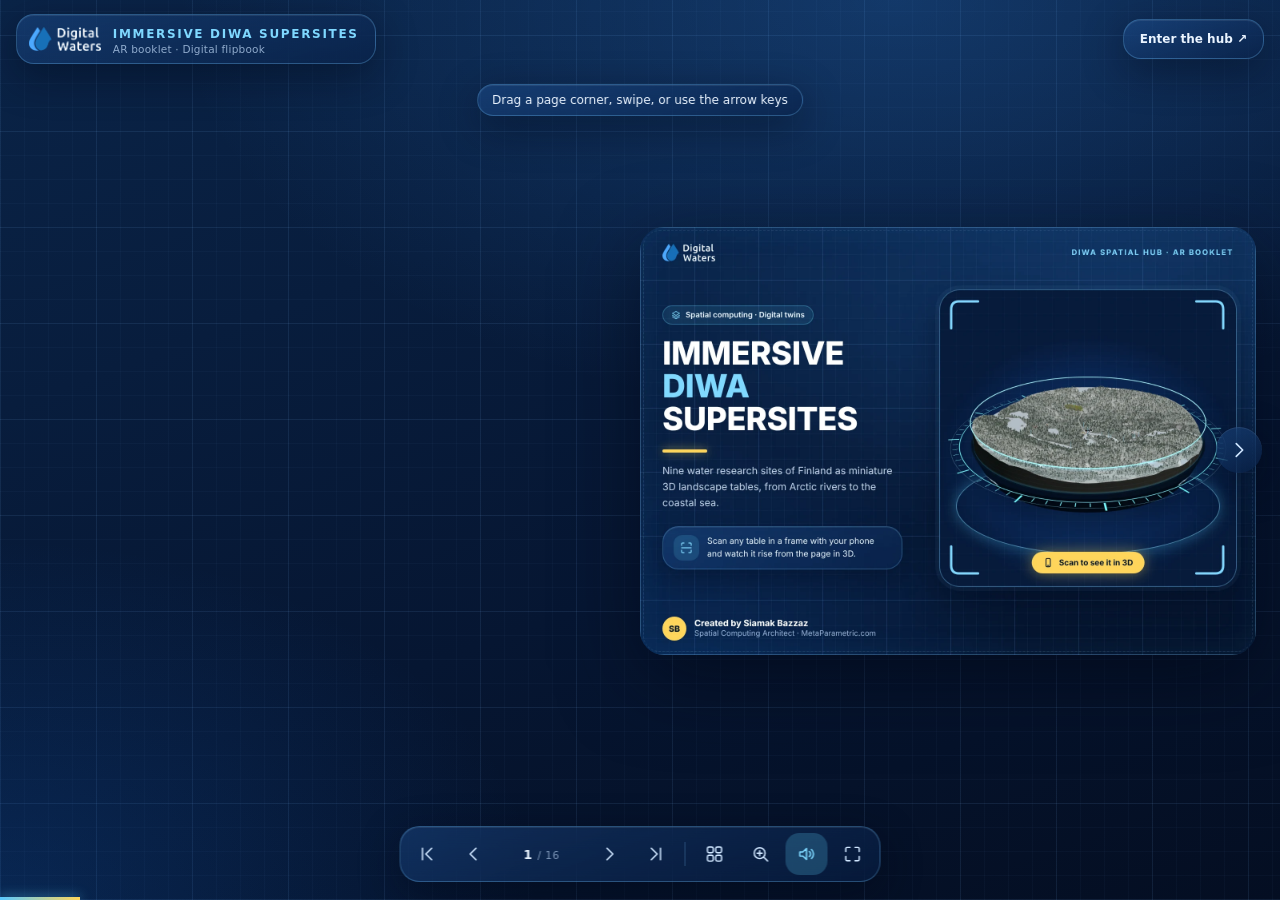
<file: flipbook/index.html>
<!doctype html>
<html lang="en">
<head>
<meta charset="utf-8">
<meta name="viewport" content="width=device-width,initial-scale=1,viewport-fit=cover">
<title>Immersive DIWA Supersites · Flipbook</title>
<meta name="description" content="Immersive DIWA Supersites: the AR booklet of the DIWA Spatial Hub as a digital flipbook.">
<link rel="icon" href="logo.png">
<link rel="preload" as="image" href="p01.webp">
<style>
*{box-sizing:border-box}
html,body{margin:0;height:100%;overflow:hidden}
body{font-family:Inter,system-ui,-apple-system,Segoe UI,sans-serif;color:#eaf4ff;-webkit-font-smoothing:antialiased;
 background:radial-gradient(1200px 700px at 70% 0%,rgba(56,150,255,.22),transparent 60%),radial-gradient(900px 600px at 0% 100%,rgba(20,110,220,.2),transparent 60%),
 repeating-linear-gradient(0deg,rgba(130,190,255,.07) 0 1px,transparent 1px 96px),repeating-linear-gradient(90deg,rgba(130,190,255,.07) 0 1px,transparent 1px 96px),
 repeating-linear-gradient(0deg,rgba(130,190,255,.03) 0 1px,transparent 1px 24px),repeating-linear-gradient(90deg,rgba(130,190,255,.03) 0 1px,transparent 1px 24px),
 linear-gradient(160deg,#0a2448,#061632 60%,#040e22)}
button{font:inherit;color:inherit}
.glass{background:linear-gradient(160deg,rgba(40,100,180,.32),rgba(8,32,72,.55));border:1px solid rgba(120,200,255,.28);backdrop-filter:blur(14px);-webkit-backdrop-filter:blur(14px);box-shadow:inset 0 1px 0 rgba(255,255,255,.08),0 12px 40px rgba(0,8,25,.45)}
#top{position:fixed;left:16px;right:16px;top:14px;display:flex;align-items:center;justify-content:space-between;gap:12px;z-index:5;pointer-events:none}
#top>*{pointer-events:auto}
.brand{display:flex;align-items:center;gap:12px;padding:8px 16px 8px 12px;border-radius:18px}
.brand img{height:24px}
.brand b{font-size:12px;letter-spacing:.14em;text-transform:uppercase;color:#7fd8ff;font-weight:700}
.brand span{display:block;font-size:10.5px;color:rgba(200,225,255,.7);letter-spacing:.02em;margin-top:1px}
#stage{position:fixed;inset:78px 24px 96px;display:flex;align-items:center;justify-content:center;transition:transform .5s cubic-bezier(.2,.8,.2,1)}
#wrap{position:relative;width:100%;height:100%;display:flex;align-items:center;justify-content:center}
#book{filter:drop-shadow(0 24px 40px rgba(0,6,20,.55))}
.page{background:transparent;overflow:hidden;border-radius:24px}
.page img.pi{width:100%;height:100%;display:block;user-select:none;-webkit-user-drag:none}
.hs{position:absolute;display:block;border-radius:14px;transition:background .25s,box-shadow .25s}
.hs:hover{background:rgba(95,212,255,.08);box-shadow:0 0 0 2px rgba(127,216,255,.7),0 0 24px rgba(95,212,255,.45)}
.hs.d3::after{content:"Open in 3D ↗";position:absolute;right:10px;top:10px;padding:5px 10px;border-radius:99px;font-size:11px;font-weight:700;color:#06162e;background:#ffd65a;opacity:0;transform:translateY(-4px);transition:.25s}
.hs.d3:hover::after{opacity:1;transform:none}
#bar{position:fixed;left:50%;bottom:18px;transform:translateX(-50%);display:flex;align-items:center;gap:4px;padding:6px;border-radius:20px;z-index:5}
#bar button{width:42px;height:42px;border:0;border-radius:14px;background:transparent;display:flex;align-items:center;justify-content:center;cursor:pointer;transition:background .2s,color .2s;color:#cfe6ff}
#bar button:hover{background:rgba(95,212,255,.16);color:#fff}
#bar button.on{background:rgba(95,212,255,.22);color:#7fd8ff}
#bar .sep{width:1px;height:24px;background:rgba(120,200,255,.25);margin:0 4px}
#count{min-width:86px;text-align:center;font-size:12.5px;font-weight:600;letter-spacing:.04em;font-variant-numeric:tabular-nums}
#count small{color:rgba(200,225,255,.6);font-weight:500}
#prog{position:fixed;left:0;bottom:0;height:3px;background:linear-gradient(90deg,#59c8ff,#ffd65a);box-shadow:0 0 12px rgba(95,212,255,.8);transition:width .6s cubic-bezier(.2,.8,.2,1);z-index:6}
.nav{position:fixed;top:50%;width:46px;height:46px;margin-top:-23px;border-radius:50%;border:0;display:flex;align-items:center;justify-content:center;cursor:pointer;z-index:4;color:#cfe6ff;transition:transform .2s,opacity .3s}
.nav:hover{transform:scale(1.08);color:#fff}
#prevB{left:18px}#nextB{right:18px}
.nav[disabled]{opacity:0;pointer-events:none}
#thumbs{position:fixed;left:16px;right:16px;bottom:84px;padding:12px;border-radius:22px;display:flex;gap:10px;overflow-x:auto;z-index:6;opacity:0;transform:translateY(16px);pointer-events:none;transition:.35s cubic-bezier(.2,.8,.2,1);scrollbar-width:thin}
#thumbs.on{opacity:1;transform:none;pointer-events:auto}
#thumbs button{flex:none;border:0;padding:0;background:none;cursor:pointer;text-align:center}
#thumbs img{display:block;width:132px;height:92px;border-radius:9px;border:1px solid rgba(120,200,255,.25);transition:.2s}
#thumbs button:hover img{border-color:#7fd8ff;transform:translateY(-2px)}
#thumbs button.cur img{border-color:#ffd65a;box-shadow:0 0 0 2px rgba(255,214,90,.5)}
#thumbs span{display:block;font-size:10px;margin-top:5px;color:rgba(200,225,255,.75)}
#hint{position:fixed;left:50%;top:84px;transform:translateX(-50%);padding:8px 14px;border-radius:99px;font-size:12px;z-index:5;transition:opacity .6s;white-space:nowrap}
#load{position:fixed;inset:0;display:flex;flex-direction:column;align-items:center;justify-content:center;gap:16px;z-index:20;background:#061632;transition:opacity .6s}
#load .ring{width:56px;height:56px;border-radius:50%;border:2px solid rgba(127,216,255,.2);border-top-color:#7fd8ff;animation:sp 1s linear infinite}
#load span{font-size:12px;letter-spacing:.14em;text-transform:uppercase;color:#7fd8ff}
@keyframes sp{to{transform:rotate(1turn)}}
body.zoom #stage{transform:scale(1.45)}
body.zoom{cursor:zoom-out}
@media (max-width:760px){#stage{inset:72px 8px 92px}.brand span{display:none}.nav{display:none}#bar button{width:38px;height:38px}#count{min-width:64px}#thumbs img{width:104px;height:73px}#top .brand b{font-size:10.5px}#top a.brand{padding:10px 12px!important;font-size:11px!important}#bFirst,#bLast{display:none!important}}
</style>
</head>
<body>
<div id="load"><div class="ring"></div><span>Opening the booklet</span></div>
<div id="top">
 <div class="brand glass"><img src="logo.png" alt="Digital Waters"><div><b>Immersive DIWA Supersites</b><span>AR booklet · Digital flipbook</span></div></div>
 <a class="brand glass" href="../" style="text-decoration:none;color:#eaf4ff;font-size:12px;font-weight:600;padding:12px 16px">Enter the hub ↗</a>
</div>
<div id="hint" class="glass">Drag a page corner, swipe, or use the arrow keys</div>
<div id="stage"><div id="wrap"><div id="book"><div class="page" data-density="hard"><img class="pi" src="p01.webp" alt="Page 1: Cover" draggable="false"><a class="hs d3" href="../ar/?site=oulanka" target="_blank" rel="noopener" title="Open this table in 3D" style="left:48.61%;top:16.10%;width:46.85%;height:66.55%"></a></div><div class="page"><img class="pi" src="p02.webp" alt="Page 2: Introduction" draggable="false"><a class="hs qr" href="../ar/" target="_blank" rel="noopener" title="Open link" style="left:65.87%;top:74.42%;width:9.32%;height:13.24%"></a></div><div class="page"><img class="pi" src="p03.webp" alt="Page 3: The supersites" draggable="false"></div><div class="page"><img class="pi" src="p04.webp" alt="Page 4: Oulankajoki" loading="lazy" draggable="false"><a class="hs d3" href="../ar/?site=oulanka" target="_blank" rel="noopener" title="Open this table in 3D" style="left:49.62%;top:12.88%;width:45.34%;height:71.56%"></a></div><div class="page"><img class="pi" src="p05.webp" alt="Page 5: Inside the table" loading="lazy" draggable="false"><a class="hs qr" href="../ar-table/" target="_blank" rel="noopener" title="Open link" style="left:69.65%;top:76.57%;width:8.31%;height:11.81%"></a></div><div class="page"><img class="pi" src="p06.webp" alt="Page 6: Tana River" loading="lazy" draggable="false"><a class="hs d3" href="../ar/?site=tana" target="_blank" rel="noopener" title="Open this table in 3D" style="left:49.62%;top:12.88%;width:45.34%;height:71.56%"></a></div><div class="page"><img class="pi" src="p07.webp" alt="Page 7: Pallas" loading="lazy" draggable="false"><a class="hs d3" href="../ar/?site=pallas" target="_blank" rel="noopener" title="Open this table in 3D" style="left:5.04%;top:12.88%;width:45.34%;height:71.56%"></a></div><div class="page"><img class="pi" src="p08.webp" alt="Page 8: Sodankylä" loading="lazy" draggable="false"><a class="hs d3" href="../ar/?site=sodankyla" target="_blank" rel="noopener" title="Open this table in 3D" style="left:49.62%;top:12.88%;width:45.34%;height:71.56%"></a></div><div class="page"><img class="pi" src="p09.webp" alt="Page 9: Kemijoki" loading="lazy" draggable="false"><a class="hs d3" href="../ar/?site=kemijoki" target="_blank" rel="noopener" title="Open this table in 3D" style="left:5.04%;top:12.88%;width:45.34%;height:71.56%"></a></div><div class="page"><img class="pi" src="p10.webp" alt="Page 10: Oulu Region" loading="lazy" draggable="false"><a class="hs d3" href="../ar/?site=osp" target="_blank" rel="noopener" title="Open this table in 3D" style="left:49.62%;top:12.88%;width:45.34%;height:71.56%"></a></div><div class="page"><img class="pi" src="p11.webp" alt="Page 11: Kokkola" loading="lazy" draggable="false"><a class="hs d3" href="../ar/?site=kokkola" target="_blank" rel="noopener" title="Open this table in 3D" style="left:5.04%;top:12.88%;width:45.34%;height:71.56%"></a></div><div class="page"><img class="pi" src="p12.webp" alt="Page 12: Archipelago Sea" loading="lazy" draggable="false"><a class="hs d3" href="../ar/?site=archipelago" target="_blank" rel="noopener" title="Open this table in 3D" style="left:49.62%;top:12.88%;width:45.34%;height:71.56%"></a></div><div class="page"><img class="pi" src="p13.webp" alt="Page 13: Vantaanjoki" loading="lazy" draggable="false"><a class="hs d3" href="../ar/?site=vantaanjoki" target="_blank" rel="noopener" title="Open this table in 3D" style="left:5.04%;top:12.88%;width:45.34%;height:71.56%"></a></div><div class="page"><img class="pi" src="p14.webp" alt="Page 14: Explore" loading="lazy" draggable="false"><a class="hs qr" href="../" target="_blank" rel="noopener" title="Open link" style="left:6.72%;top:70.30%;width:10.58%;height:15.03%"></a><a class="hs qr" href="../vr.html" target="_blank" rel="noopener" title="Open link" style="left:21.91%;top:70.30%;width:10.58%;height:15.03%"></a><a class="hs qr" href="../ar/" target="_blank" rel="noopener" title="Open link" style="left:37.11%;top:70.30%;width:10.58%;height:15.03%"></a><a class="hs qr" href="../ar-table/" target="_blank" rel="noopener" title="Open link" style="left:52.31%;top:70.30%;width:10.58%;height:15.03%"></a><a class="hs qr" href="../catchments/" target="_blank" rel="noopener" title="Open link" style="left:67.50%;top:70.30%;width:10.58%;height:15.03%"></a><a class="hs qr" href="../fieldguide/" target="_blank" rel="noopener" title="Open link" style="left:82.70%;top:70.30%;width:10.58%;height:15.03%"></a></div><div class="page"><img class="pi" src="p15.webp" alt="Page 15: Architecture" loading="lazy" draggable="false"></div><div class="page" data-density="hard"><img class="pi" src="p16.webp" alt="Page 16: Back cover" loading="lazy" draggable="false"><a class="hs qr" href="../" target="_blank" rel="noopener" title="Open link" style="left:25.96%;top:53.31%;width:9.07%;height:12.88%"></a><a class="hs qr" href="./" target="_blank" rel="noopener" title="Open link" style="left:53.32%;top:53.31%;width:9.07%;height:12.88%"></a></div></div></div></div>
<button class="nav glass" id="prevB" aria-label="Previous page"><svg width="22" height="22" viewBox="0 0 24 24" fill="none" stroke="currentColor" stroke-width="1.8" stroke-linecap="round" stroke-linejoin="round"><path d="M15 5l-7 7 7 7"/></svg></button>
<button class="nav glass" id="nextB" aria-label="Next page"><svg width="22" height="22" viewBox="0 0 24 24" fill="none" stroke="currentColor" stroke-width="1.8" stroke-linecap="round" stroke-linejoin="round"><path d="M9 5l7 7-7 7"/></svg></button>
<div id="thumbs" class="glass"><button><img src="t01.webp" alt="" loading="lazy"><span>01 · Cover</span></button><button><img src="t02.webp" alt="" loading="lazy"><span>02 · Introduction</span></button><button><img src="t03.webp" alt="" loading="lazy"><span>03 · The supersites</span></button><button><img src="t04.webp" alt="" loading="lazy"><span>04 · Oulankajoki</span></button><button><img src="t05.webp" alt="" loading="lazy"><span>05 · Inside the table</span></button><button><img src="t06.webp" alt="" loading="lazy"><span>06 · Tana River</span></button><button><img src="t07.webp" alt="" loading="lazy"><span>07 · Pallas</span></button><button><img src="t08.webp" alt="" loading="lazy"><span>08 · Sodankylä</span></button><button><img src="t09.webp" alt="" loading="lazy"><span>09 · Kemijoki</span></button><button><img src="t10.webp" alt="" loading="lazy"><span>10 · Oulu Region</span></button><button><img src="t11.webp" alt="" loading="lazy"><span>11 · Kokkola</span></button><button><img src="t12.webp" alt="" loading="lazy"><span>12 · Archipelago Sea</span></button><button><img src="t13.webp" alt="" loading="lazy"><span>13 · Vantaanjoki</span></button><button><img src="t14.webp" alt="" loading="lazy"><span>14 · Explore</span></button><button><img src="t15.webp" alt="" loading="lazy"><span>15 · Architecture</span></button><button><img src="t16.webp" alt="" loading="lazy"><span>16 · Back cover</span></button></div>
<div id="bar" class="glass">
 <button id="bFirst" title="First page"><svg width="20" height="20" viewBox="0 0 24 24" fill="none" stroke="currentColor" stroke-width="1.7" stroke-linecap="round" stroke-linejoin="round"><path d="M17 5l-7 7 7 7M6 5v14"/></svg></button>
 <button id="bPrev" title="Previous"><svg width="20" height="20" viewBox="0 0 24 24" fill="none" stroke="currentColor" stroke-width="1.7" stroke-linecap="round" stroke-linejoin="round"><path d="M15 5l-7 7 7 7"/></svg></button>
 <div id="count">1 <small>/ 16</small></div>
 <button id="bNext" title="Next"><svg width="20" height="20" viewBox="0 0 24 24" fill="none" stroke="currentColor" stroke-width="1.7" stroke-linecap="round" stroke-linejoin="round"><path d="M9 5l7 7-7 7"/></svg></button>
 <button id="bLast" title="Last page"><svg width="20" height="20" viewBox="0 0 24 24" fill="none" stroke="currentColor" stroke-width="1.7" stroke-linecap="round" stroke-linejoin="round"><path d="M7 5l7 7-7 7M18 5v14"/></svg></button>
 <div class="sep"></div>
 <button id="bThumbs" title="All pages"><svg width="20" height="20" viewBox="0 0 24 24" fill="none" stroke="currentColor" stroke-width="1.7" stroke-linecap="round" stroke-linejoin="round"><rect x="3.5" y="3.5" width="7" height="7" rx="2"/><rect x="13.5" y="3.5" width="7" height="7" rx="2"/><rect x="3.5" y="13.5" width="7" height="7" rx="2"/><rect x="13.5" y="13.5" width="7" height="7" rx="2"/></svg></button>
 <button id="bZoom" title="Zoom"><svg width="20" height="20" viewBox="0 0 24 24" fill="none" stroke="currentColor" stroke-width="1.7" stroke-linecap="round" stroke-linejoin="round"><circle cx="11" cy="11" r="6.5"/><path d="m16 16 4.5 4.5M11 8v6M8 11h6"/></svg></button>
 <button id="bSound" class="on" title="Page sound"><svg width="20" height="20" viewBox="0 0 24 24" fill="none" stroke="currentColor" stroke-width="1.7" stroke-linecap="round" stroke-linejoin="round"><path d="M4 9.5h3.5L12 5.5v13l-4.5-4H4z"/><path class="w" d="M15.5 9a4 4 0 0 1 0 6M18 6.5a7.5 7.5 0 0 1 0 11"/></svg></button>
 <button id="bFull" title="Full screen"><svg width="20" height="20" viewBox="0 0 24 24" fill="none" stroke="currentColor" stroke-width="1.7" stroke-linecap="round" stroke-linejoin="round"><path d="M4 9V5.5A1.5 1.5 0 0 1 5.5 4H9M15 4h3.5A1.5 1.5 0 0 1 20 5.5V9M20 15v3.5a1.5 1.5 0 0 1-1.5 1.5H15M9 20H5.5A1.5 1.5 0 0 1 4 18.5V15"/></svg></button>
</div>
<div id="prog"></div>
<script>!function(t,e){"object"==typeof exports&&"undefined"!=typeof module?e(exports):"function"==typeof define&&define.amd?define(["exports"],e):e((t=t||self).St={})}(this,(function(t){"use strict";class e{constructor(t,e){this.state={angle:0,area:[],position:{x:0,y:0},hardAngle:0,hardDrawingAngle:0},this.createdDensity=e,this.nowDrawingDensity=this.createdDensity,this.render=t}setDensity(t){this.createdDensity=t,this.nowDrawingDensity=t}setDrawingDensity(t){this.nowDrawingDensity=t}setPosition(t){this.state.position=t}setAngle(t){this.state.angle=t}setArea(t){this.state.area=t}setHardDrawingAngle(t){this.state.hardDrawingAngle=t}setHardAngle(t){this.state.hardAngle=t,this.state.hardDrawingAngle=t}setOrientation(t){this.orientation=t}getDrawingDensity(){return this.nowDrawingDensity}getDensity(){return this.createdDensity}getHardAngle(){return this.state.hardAngle}}class i extends e{constructor(t,e,i){super(t,i),this.image=null,this.isLoad=!1,this.loadingAngle=0,this.image=new Image,this.image.src=e}draw(t){const e=this.render.getContext(),i=this.render.convertToGlobal(this.state.position),s=this.render.getRect().pageWidth,n=this.render.getRect().height;e.save(),e.translate(i.x,i.y),e.beginPath();for(let t of this.state.area)null!==t&&(t=this.render.convertToGlobal(t),e.lineTo(t.x-i.x,t.y-i.y));e.rotate(this.state.angle),e.clip(),this.isLoad?e.drawImage(this.image,0,0,s,n):this.drawLoader(e,{x:0,y:0},s,n),e.restore()}simpleDraw(t){const e=this.render.getRect(),i=this.render.getContext(),s=e.pageWidth,n=e.height,h=1===t?e.left+e.pageWidth:e.left,r=e.top;this.isLoad?i.drawImage(this.image,h,r,s,n):this.drawLoader(i,{x:h,y:r},s,n)}drawLoader(t,e,i,s){t.beginPath(),t.strokeStyle="rgb(200, 200, 200)",t.fillStyle="rgb(255, 255, 255)",t.lineWidth=1,t.rect(e.x+1,e.y+1,i-1,s-1),t.stroke(),t.fill();const n={x:e.x+i/2,y:e.y+s/2};t.beginPath(),t.lineWidth=10,t.arc(n.x,n.y,20,this.loadingAngle,3*Math.PI/2+this.loadingAngle),t.stroke(),t.closePath(),this.loadingAngle+=.07,this.loadingAngle>=2*Math.PI&&(this.loadingAngle=0)}load(){this.isLoad||(this.image.onload=()=>{this.isLoad=!0})}newTemporaryCopy(){return this}getTemporaryCopy(){return this}hideTemporaryCopy(){}}class s{constructor(t,e){this.pages=[],this.currentPageIndex=0,this.currentSpreadIndex=0,this.landscapeSpread=[],this.portraitSpread=[],this.render=e,this.app=t,this.currentPageIndex=0,this.isShowCover=this.app.getSettings().showCover}destroy(){this.pages=[]}createSpread(){this.landscapeSpread=[],this.portraitSpread=[];for(let t=0;t<this.pages.length;t++)this.portraitSpread.push([t]);let t=0;this.isShowCover&&(this.pages[0].setDensity("hard"),this.landscapeSpread.push([t]),t++);for(let e=t;e<this.pages.length;e+=2)e<this.pages.length-1?this.landscapeSpread.push([e,e+1]):(this.landscapeSpread.push([e]),this.pages[e].setDensity("hard"))}getSpread(){return"landscape"===this.render.getOrientation()?this.landscapeSpread:this.portraitSpread}getSpreadIndexByPage(t){const e=this.getSpread();for(let i=0;i<e.length;i++)if(t===e[i][0]||t===e[i][1])return i;return null}getPageCount(){return this.pages.length}getPages(){return this.pages}getPage(t){if(t>=0&&t<this.pages.length)return this.pages[t];throw new Error("Invalid page number")}nextBy(t){const e=this.pages.indexOf(t);return e<this.pages.length-1?this.pages[e+1]:null}prevBy(t){const e=this.pages.indexOf(t);return e>0?this.pages[e-1]:null}getFlippingPage(t){const e=this.currentSpreadIndex;if("portrait"===this.render.getOrientation())return 0===t?this.pages[e].newTemporaryCopy():this.pages[e-1];{const i=0===t?this.getSpread()[e+1]:this.getSpread()[e-1];return 1===i.length||0===t?this.pages[i[0]]:this.pages[i[1]]}}getBottomPage(t){const e=this.currentSpreadIndex;if("portrait"===this.render.getOrientation())return 0===t?this.pages[e+1]:this.pages[e-1];{const i=0===t?this.getSpread()[e+1]:this.getSpread()[e-1];return 1===i.length?this.pages[i[0]]:0===t?this.pages[i[1]]:this.pages[i[0]]}}showNext(){this.currentSpreadIndex<this.getSpread().length&&(this.currentSpreadIndex++,this.showSpread())}showPrev(){this.currentSpreadIndex>0&&(this.currentSpreadIndex--,this.showSpread())}getCurrentPageIndex(){return this.currentPageIndex}show(t=null){if(null===t&&(t=this.currentPageIndex),t<0||t>=this.pages.length)return;const e=this.getSpreadIndexByPage(t);null!==e&&(this.currentSpreadIndex=e,this.showSpread())}getCurrentSpreadIndex(){return this.currentSpreadIndex}setCurrentSpreadIndex(t){if(!(t>=0&&t<this.getSpread().length))throw new Error("Invalid page");this.currentSpreadIndex=t}showSpread(){const t=this.getSpread()[this.currentSpreadIndex];2===t.length?(this.render.setLeftPage(this.pages[t[0]]),this.render.setRightPage(this.pages[t[1]])):"landscape"===this.render.getOrientation()&&t[0]===this.pages.length-1?(this.render.setLeftPage(this.pages[t[0]]),this.render.setRightPage(null)):(this.render.setLeftPage(null),this.render.setRightPage(this.pages[t[0]])),this.currentPageIndex=t[0],this.app.updatePageIndex(this.currentPageIndex)}}class n extends s{constructor(t,e,i){super(t,e),this.imagesHref=i}load(){for(const t of this.imagesHref){const e=new i(this.render,t,"soft");e.load(),this.pages.push(e)}this.createSpread()}}class h{static GetDistanceBetweenTwoPoint(t,e){return null===t||null===e?1/0:Math.sqrt(Math.pow(e.x-t.x,2)+Math.pow(e.y-t.y,2))}static GetSegmentLength(t){return h.GetDistanceBetweenTwoPoint(t[0],t[1])}static GetAngleBetweenTwoLine(t,e){const i=t[0].y-t[1].y,s=e[0].y-e[1].y,n=t[1].x-t[0].x,h=e[1].x-e[0].x;return Math.acos((i*s+n*h)/(Math.sqrt(i*i+n*n)*Math.sqrt(s*s+h*h)))}static PointInRect(t,e){return null===e?null:e.x>=t.left&&e.x<=t.width+t.left&&e.y>=t.top&&e.y<=t.top+t.height?e:null}static GetRotatedPoint(t,e,i){return{x:t.x*Math.cos(i)+t.y*Math.sin(i)+e.x,y:t.y*Math.cos(i)-t.x*Math.sin(i)+e.y}}static LimitPointToCircle(t,e,i){if(h.GetDistanceBetweenTwoPoint(t,i)<=e)return i;const s=t.x,n=t.y,r=i.x,o=i.y;let a=Math.sqrt(Math.pow(e,2)*Math.pow(s-r,2)/(Math.pow(s-r,2)+Math.pow(n-o,2)))+s;i.x<0&&(a*=-1);let g=(a-s)*(n-o)/(s-r)+n;return s-r+n===0&&(g=e),{x:a,y:g}}static GetIntersectBetweenTwoSegment(t,e,i){return h.PointInRect(t,h.GetIntersectBeetwenTwoLine(e,i))}static GetIntersectBeetwenTwoLine(t,e){const i=t[0].y-t[1].y,s=e[0].y-e[1].y,n=t[1].x-t[0].x,h=e[1].x-e[0].x,r=t[0].x*t[1].y-t[1].x*t[0].y,o=e[0].x*e[1].y-e[1].x*e[0].y,a=i*o-s*r,g=n*o-h*r,l=-(r*h-o*n)/(i*h-s*n),d=-(i*o-s*r)/(i*h-s*n);if(isFinite(l)&&isFinite(d))return{x:l,y:d};if(Math.abs(a-g)<.1)throw new Error("Segment included");return null}static GetCordsFromTwoPoint(t,e){const i=Math.abs(t.x-e.x),s=Math.abs(t.y-e.y),n=Math.max(i,s),h=[t];function r(t,e,i,s,n){return e>t?t+n*(i/s):e<t?t-n*(i/s):t}for(let o=1;o<=n;o+=1)h.push({x:r(t.x,e.x,i,n,o),y:r(t.y,e.y,s,n,o)});return h}}class r extends e{constructor(t,e,i){super(t,i),this.copiedElement=null,this.temporaryCopy=null,this.isLoad=!1,this.element=e,this.element.classList.add("stf__item"),this.element.classList.add("--"+i)}newTemporaryCopy(){return"hard"===this.nowDrawingDensity?this:(null===this.temporaryCopy&&(this.copiedElement=this.element.cloneNode(!0),this.element.parentElement.appendChild(this.copiedElement),this.temporaryCopy=new r(this.render,this.copiedElement,this.nowDrawingDensity)),this.getTemporaryCopy())}getTemporaryCopy(){return this.temporaryCopy}hideTemporaryCopy(){null!==this.temporaryCopy&&(this.copiedElement.remove(),this.copiedElement=null,this.temporaryCopy=null)}draw(t){const e=t||this.nowDrawingDensity,i=this.render.convertToGlobal(this.state.position),s=this.render.getRect().pageWidth,n=this.render.getRect().height;this.element.classList.remove("--simple");const h=`\n            display: block;\n            z-index: ${this.element.style.zIndex};\n            left: 0;\n            top: 0;\n            width: ${s}px;\n            height: ${n}px;\n        `;"hard"===e?this.drawHard(h):this.drawSoft(i,h)}drawHard(t=""){const e=this.render.getRect().left+this.render.getRect().width/2,i=this.state.hardDrawingAngle,s=t+"\n                backface-visibility: hidden;\n                -webkit-backface-visibility: hidden;\n                clip-path: none;\n                -webkit-clip-path: none;\n            "+(0===this.orientation?`transform-origin: ${this.render.getRect().pageWidth}px 0; \n                   transform: translate3d(0, 0, 0) rotateY(${i}deg);`:`transform-origin: 0 0; \n                   transform: translate3d(${e}px, 0, 0) rotateY(${i}deg);`);this.element.style.cssText=s}drawSoft(t,e=""){let i="polygon( ";for(const t of this.state.area)if(null!==t){let e=1===this.render.getDirection()?{x:-t.x+this.state.position.x,y:t.y-this.state.position.y}:{x:t.x-this.state.position.x,y:t.y-this.state.position.y};e=h.GetRotatedPoint(e,{x:0,y:0},this.state.angle),i+=e.x+"px "+e.y+"px, "}i=i.slice(0,-2),i+=")";const s=e+`transform-origin: 0 0; clip-path: ${i}; -webkit-clip-path: ${i};`+(this.render.isSafari()&&0===this.state.angle?`transform: translate(${t.x}px, ${t.y}px);`:`transform: translate3d(${t.x}px, ${t.y}px, 0) rotate(${this.state.angle}rad);`);this.element.style.cssText=s}simpleDraw(t){const e=this.render.getRect(),i=e.pageWidth,s=e.height,n=1===t?e.left+e.pageWidth:e.left,h=e.top;this.element.classList.add("--simple"),this.element.style.cssText=`\n            position: absolute; \n            display: block; \n            height: ${s}px; \n            left: ${n}px; \n            top: ${h}px; \n            width: ${i}px; \n            z-index: ${this.render.getSettings().startZIndex+1};`}getElement(){return this.element}load(){this.isLoad=!0}setOrientation(t){super.setOrientation(t),this.element.classList.remove("--left","--right"),this.element.classList.add(1===t?"--right":"--left")}setDrawingDensity(t){this.element.classList.remove("--soft","--hard"),this.element.classList.add("--"+t),super.setDrawingDensity(t)}}class o extends s{constructor(t,e,i,s){super(t,e),this.element=i,this.pagesElement=s}load(){for(const t of this.pagesElement){const e=new r(this.render,t,"hard"===t.dataset.density?"hard":"soft");e.load(),this.pages.push(e)}this.createSpread()}}class a{constructor(t,e,i,s){this.direction=t,this.corner=e,this.topIntersectPoint=null,this.sideIntersectPoint=null,this.bottomIntersectPoint=null,this.pageWidth=parseInt(i,10),this.pageHeight=parseInt(s,10)}calc(t){try{return this.position=this.calcAngleAndPosition(t),this.calculateIntersectPoint(this.position),!0}catch(t){return!1}}getFlippingClipArea(){const t=[];let e=!1;return t.push(this.rect.topLeft),t.push(this.topIntersectPoint),null===this.sideIntersectPoint?e=!0:(t.push(this.sideIntersectPoint),null===this.bottomIntersectPoint&&(e=!1)),t.push(this.bottomIntersectPoint),(e||"bottom"===this.corner)&&t.push(this.rect.bottomLeft),t}getBottomClipArea(){const t=[];return t.push(this.topIntersectPoint),"top"===this.corner?t.push({x:this.pageWidth,y:0}):(null!==this.topIntersectPoint&&t.push({x:this.pageWidth,y:0}),t.push({x:this.pageWidth,y:this.pageHeight})),null!==this.sideIntersectPoint?h.GetDistanceBetweenTwoPoint(this.sideIntersectPoint,this.topIntersectPoint)>=10&&t.push(this.sideIntersectPoint):"top"===this.corner&&t.push({x:this.pageWidth,y:this.pageHeight}),t.push(this.bottomIntersectPoint),t.push(this.topIntersectPoint),t}getAngle(){return 0===this.direction?-this.angle:this.angle}getRect(){return this.rect}getPosition(){return this.position}getActiveCorner(){return 0===this.direction?this.rect.topLeft:this.rect.topRight}getDirection(){return this.direction}getFlippingProgress(){return Math.abs((this.position.x-this.pageWidth)/(2*this.pageWidth)*100)}getCorner(){return this.corner}getBottomPagePosition(){return 1===this.direction?{x:this.pageWidth,y:0}:{x:0,y:0}}getShadowStartPoint(){return"top"===this.corner?this.topIntersectPoint:null!==this.sideIntersectPoint?this.sideIntersectPoint:this.topIntersectPoint}getShadowAngle(){const t=h.GetAngleBetweenTwoLine(this.getSegmentToShadowLine(),[{x:0,y:0},{x:this.pageWidth,y:0}]);return 0===this.direction?t:Math.PI-t}calcAngleAndPosition(t){let e=t;if(this.updateAngleAndGeometry(e),e="top"===this.corner?this.checkPositionAtCenterLine(e,{x:0,y:0},{x:0,y:this.pageHeight}):this.checkPositionAtCenterLine(e,{x:0,y:this.pageHeight},{x:0,y:0}),Math.abs(e.x-this.pageWidth)<1&&Math.abs(e.y)<1)throw new Error("Point is too small");return e}updateAngleAndGeometry(t){this.angle=this.calculateAngle(t),this.rect=this.getPageRect(t)}calculateAngle(t){const e=this.pageWidth-t.x+1,i="bottom"===this.corner?this.pageHeight-t.y:t.y;let s=2*Math.acos(e/Math.sqrt(i*i+e*e));i<0&&(s=-s);const n=Math.PI-s;if(!isFinite(s)||n>=0&&n<.003)throw new Error("The G point is too small");return"bottom"===this.corner&&(s=-s),s}getPageRect(t){return"top"===this.corner?this.getRectFromBasePoint([{x:0,y:0},{x:this.pageWidth,y:0},{x:0,y:this.pageHeight},{x:this.pageWidth,y:this.pageHeight}],t):this.getRectFromBasePoint([{x:0,y:-this.pageHeight},{x:this.pageWidth,y:-this.pageHeight},{x:0,y:0},{x:this.pageWidth,y:0}],t)}getRectFromBasePoint(t,e){return{topLeft:this.getRotatedPoint(t[0],e),topRight:this.getRotatedPoint(t[1],e),bottomLeft:this.getRotatedPoint(t[2],e),bottomRight:this.getRotatedPoint(t[3],e)}}getRotatedPoint(t,e){return{x:t.x*Math.cos(this.angle)+t.y*Math.sin(this.angle)+e.x,y:t.y*Math.cos(this.angle)-t.x*Math.sin(this.angle)+e.y}}calculateIntersectPoint(t){const e={left:-1,top:-1,width:this.pageWidth+2,height:this.pageHeight+2};"top"===this.corner?(this.topIntersectPoint=h.GetIntersectBetweenTwoSegment(e,[t,this.rect.topRight],[{x:0,y:0},{x:this.pageWidth,y:0}]),this.sideIntersectPoint=h.GetIntersectBetweenTwoSegment(e,[t,this.rect.bottomLeft],[{x:this.pageWidth,y:0},{x:this.pageWidth,y:this.pageHeight}]),this.bottomIntersectPoint=h.GetIntersectBetweenTwoSegment(e,[this.rect.bottomLeft,this.rect.bottomRight],[{x:0,y:this.pageHeight},{x:this.pageWidth,y:this.pageHeight}])):(this.topIntersectPoint=h.GetIntersectBetweenTwoSegment(e,[this.rect.topLeft,this.rect.topRight],[{x:0,y:0},{x:this.pageWidth,y:0}]),this.sideIntersectPoint=h.GetIntersectBetweenTwoSegment(e,[t,this.rect.topLeft],[{x:this.pageWidth,y:0},{x:this.pageWidth,y:this.pageHeight}]),this.bottomIntersectPoint=h.GetIntersectBetweenTwoSegment(e,[this.rect.bottomLeft,this.rect.bottomRight],[{x:0,y:this.pageHeight},{x:this.pageWidth,y:this.pageHeight}]))}checkPositionAtCenterLine(t,e,i){let s=t;const n=h.LimitPointToCircle(e,this.pageWidth,s);s!==n&&(s=n,this.updateAngleAndGeometry(s));const r=Math.sqrt(Math.pow(this.pageWidth,2)+Math.pow(this.pageHeight,2));let o=this.rect.bottomRight,a=this.rect.topLeft;if("bottom"===this.corner&&(o=this.rect.topRight,a=this.rect.bottomLeft),o.x<=0){const t=h.LimitPointToCircle(i,r,a);t!==s&&(s=t,this.updateAngleAndGeometry(s))}return s}getSegmentToShadowLine(){const t=this.getShadowStartPoint();return[t,t!==this.sideIntersectPoint&&null!==this.sideIntersectPoint?this.sideIntersectPoint:this.bottomIntersectPoint]}}class g{constructor(t,e){this.flippingPage=null,this.bottomPage=null,this.calc=null,this.state="read",this.render=t,this.app=e}fold(t){this.setState("user_fold"),null===this.calc&&this.start(t),this.do(this.render.convertToPage(t))}flip(t){if(this.app.getSettings().disableFlipByClick&&!this.isPointOnCorners(t))return;if(null!==this.calc&&this.render.finishAnimation(),!this.start(t))return;const e=this.getBoundsRect();this.setState("flipping");const i=e.height/10,s="bottom"===this.calc.getCorner()?e.height-i:i,n="bottom"===this.calc.getCorner()?e.height:0;this.calc.calc({x:e.pageWidth-i,y:s}),this.animateFlippingTo({x:e.pageWidth-i,y:s},{x:-e.pageWidth,y:n},!0)}start(t){this.reset();const e=this.render.convertToBook(t),i=this.getBoundsRect(),s=this.getDirectionByPoint(e),n=e.y>=i.height/2?"bottom":"top";if(!this.checkDirection(s))return!1;try{if(this.flippingPage=this.app.getPageCollection().getFlippingPage(s),this.bottomPage=this.app.getPageCollection().getBottomPage(s),"landscape"===this.render.getOrientation())if(1===s){const t=this.app.getPageCollection().nextBy(this.flippingPage);null!==t&&this.flippingPage.getDensity()!==t.getDensity()&&(this.flippingPage.setDrawingDensity("hard"),t.setDrawingDensity("hard"))}else{const t=this.app.getPageCollection().prevBy(this.flippingPage);null!==t&&this.flippingPage.getDensity()!==t.getDensity()&&(this.flippingPage.setDrawingDensity("hard"),t.setDrawingDensity("hard"))}return this.render.setDirection(s),this.calc=new a(s,n,i.pageWidth.toString(10),i.height.toString(10)),!0}catch(t){return!1}}do(t){if(null!==this.calc&&this.calc.calc(t)){const t=this.calc.getFlippingProgress();this.bottomPage.setArea(this.calc.getBottomClipArea()),this.bottomPage.setPosition(this.calc.getBottomPagePosition()),this.bottomPage.setAngle(0),this.bottomPage.setHardAngle(0),this.flippingPage.setArea(this.calc.getFlippingClipArea()),this.flippingPage.setPosition(this.calc.getActiveCorner()),this.flippingPage.setAngle(this.calc.getAngle()),0===this.calc.getDirection()?this.flippingPage.setHardAngle(90*(200-2*t)/100):this.flippingPage.setHardAngle(-90*(200-2*t)/100),this.render.setPageRect(this.calc.getRect()),this.render.setBottomPage(this.bottomPage),this.render.setFlippingPage(this.flippingPage),this.render.setShadowData(this.calc.getShadowStartPoint(),this.calc.getShadowAngle(),t,this.calc.getDirection())}}flipToPage(t,e){const i=this.app.getPageCollection().getCurrentSpreadIndex(),s=this.app.getPageCollection().getSpreadIndexByPage(t);try{s>i&&(this.app.getPageCollection().setCurrentSpreadIndex(s-1),this.flipNext(e)),s<i&&(this.app.getPageCollection().setCurrentSpreadIndex(s+1),this.flipPrev(e))}catch(t){}}flipNext(t){this.flip({x:this.render.getRect().left+2*this.render.getRect().pageWidth-10,y:"top"===t?1:this.render.getRect().height-2})}flipPrev(t){this.flip({x:10,y:"top"===t?1:this.render.getRect().height-2})}stopMove(){if(null===this.calc)return;const t=this.calc.getPosition(),e=this.getBoundsRect(),i="bottom"===this.calc.getCorner()?e.height:0;t.x<=0?this.animateFlippingTo(t,{x:-e.pageWidth,y:i},!0):this.animateFlippingTo(t,{x:e.pageWidth,y:i},!1)}showCorner(t){if(!this.checkState("read","fold_corner"))return;const e=this.getBoundsRect(),i=e.pageWidth;if(this.isPointOnCorners(t))if(null===this.calc){if(!this.start(t))return;this.setState("fold_corner"),this.calc.calc({x:i-1,y:1});const s=50,n="bottom"===this.calc.getCorner()?e.height-1:1,h="bottom"===this.calc.getCorner()?e.height-s:s;this.animateFlippingTo({x:i-1,y:n},{x:i-s,y:h},!1,!1)}else this.do(this.render.convertToPage(t));else this.setState("read"),this.render.finishAnimation(),this.stopMove()}animateFlippingTo(t,e,i,s=!0){const n=h.GetCordsFromTwoPoint(t,e),r=[];for(const t of n)r.push(()=>this.do(t));const o=this.getAnimationDuration(n.length);this.render.startAnimation(r,o,()=>{this.calc&&(i&&(1===this.calc.getDirection()?this.app.turnToPrevPage():this.app.turnToNextPage()),s&&(this.render.setBottomPage(null),this.render.setFlippingPage(null),this.render.clearShadow(),this.setState("read"),this.reset()))})}getCalculation(){return this.calc}getState(){return this.state}setState(t){this.state!==t&&(this.app.updateState(t),this.state=t)}getDirectionByPoint(t){const e=this.getBoundsRect();if("portrait"===this.render.getOrientation()){if(t.x-e.pageWidth<=e.width/5)return 1}else if(t.x<e.width/2)return 1;return 0}getAnimationDuration(t){const e=this.app.getSettings().flippingTime;return t>=1e3?e:t/1e3*e}checkDirection(t){return 0===t?this.app.getCurrentPageIndex()<this.app.getPageCount()-1:this.app.getCurrentPageIndex()>=1}reset(){this.calc=null,this.flippingPage=null,this.bottomPage=null}getBoundsRect(){return this.render.getRect()}checkState(...t){for(const e of t)if(this.state===e)return!0;return!1}isPointOnCorners(t){const e=this.getBoundsRect(),i=e.pageWidth,s=Math.sqrt(Math.pow(i,2)+Math.pow(e.height,2))/5,n=this.render.convertToBook(t);return n.x>0&&n.y>0&&n.x<e.width&&n.y<e.height&&(n.x<s||n.x>e.width-s)&&(n.y<s||n.y>e.height-s)}}class l{constructor(t,e){this.leftPage=null,this.rightPage=null,this.flippingPage=null,this.bottomPage=null,this.direction=null,this.orientation=null,this.shadow=null,this.animation=null,this.pageRect=null,this.boundsRect=null,this.timer=0,this.safari=!1,this.setting=e,this.app=t;const i=new RegExp("Version\\/[\\d\\.]+.*Safari/");this.safari=null!==i.exec(window.navigator.userAgent)}render(t){if(null!==this.animation){const e=Math.round((t-this.animation.startedAt)/this.animation.durationFrame);e<this.animation.frames.length?this.animation.frames[e]():(this.animation.onAnimateEnd(),this.animation=null)}this.timer=t,this.drawFrame()}start(){this.update();const t=e=>{this.render(e),requestAnimationFrame(t)};requestAnimationFrame(t)}startAnimation(t,e,i){this.finishAnimation(),this.animation={frames:t,duration:e,durationFrame:e/t.length,onAnimateEnd:i,startedAt:this.timer}}finishAnimation(){null!==this.animation&&(this.animation.frames[this.animation.frames.length-1](),null!==this.animation.onAnimateEnd&&this.animation.onAnimateEnd()),this.animation=null}update(){this.boundsRect=null;const t=this.calculateBoundsRect();this.orientation!==t&&(this.orientation=t,this.app.updateOrientation(t))}calculateBoundsRect(){let t="landscape";const e=this.getBlockWidth(),i=e/2,s=this.getBlockHeight()/2,n=this.setting.width/this.setting.height;let h=this.setting.width,r=this.setting.height,o=i-h;return"stretch"===this.setting.size?(e<2*this.setting.minWidth&&this.app.getSettings().usePortrait&&(t="portrait"),h="portrait"===t?this.getBlockWidth():this.getBlockWidth()/2,h>this.setting.maxWidth&&(h=this.setting.maxWidth),r=h/n,r>this.getBlockHeight()&&(r=this.getBlockHeight(),h=r*n),o="portrait"===t?i-h/2-h:i-h):e<2*h&&this.app.getSettings().usePortrait&&(t="portrait",o=i-h/2-h),this.boundsRect={left:o,top:s-r/2,width:2*h,height:r,pageWidth:h},t}setShadowData(t,e,i,s){if(!this.app.getSettings().drawShadow)return;const n=100*this.getSettings().maxShadowOpacity;this.shadow={pos:t,angle:e,width:3*this.getRect().pageWidth/4*i/100,opacity:(100-i)*n/100/100,direction:s,progress:2*i}}clearShadow(){this.shadow=null}getBlockWidth(){return this.app.getUI().getDistElement().offsetWidth}getBlockHeight(){return this.app.getUI().getDistElement().offsetHeight}getDirection(){return this.direction}getRect(){return null===this.boundsRect&&this.calculateBoundsRect(),this.boundsRect}getSettings(){return this.app.getSettings()}getOrientation(){return this.orientation}setPageRect(t){this.pageRect=t}setDirection(t){this.direction=t}setRightPage(t){null!==t&&t.setOrientation(1),this.rightPage=t}setLeftPage(t){null!==t&&t.setOrientation(0),this.leftPage=t}setBottomPage(t){null!==t&&t.setOrientation(1===this.direction?0:1),this.bottomPage=t}setFlippingPage(t){null!==t&&t.setOrientation(0===this.direction&&"portrait"!==this.orientation?0:1),this.flippingPage=t}convertToBook(t){const e=this.getRect();return{x:t.x-e.left,y:t.y-e.top}}isSafari(){return this.safari}convertToPage(t,e){e||(e=this.direction);const i=this.getRect();return{x:0===e?t.x-i.left-i.width/2:i.width/2-t.x+i.left,y:t.y-i.top}}convertToGlobal(t,e){if(e||(e=this.direction),null==t)return null;const i=this.getRect();return{x:0===e?t.x+i.left+i.width/2:i.width/2-t.x+i.left,y:t.y+i.top}}convertRectToGlobal(t,e){return e||(e=this.direction),{topLeft:this.convertToGlobal(t.topLeft,e),topRight:this.convertToGlobal(t.topRight,e),bottomLeft:this.convertToGlobal(t.bottomLeft,e),bottomRight:this.convertToGlobal(t.bottomRight,e)}}}class d extends l{constructor(t,e,i){super(t,e),this.canvas=i,this.ctx=i.getContext("2d")}getContext(){return this.ctx}reload(){}drawFrame(){this.clear(),"portrait"!==this.orientation&&null!=this.leftPage&&this.leftPage.simpleDraw(0),null!=this.rightPage&&this.rightPage.simpleDraw(1),null!=this.bottomPage&&this.bottomPage.draw(),this.drawBookShadow(),null!=this.flippingPage&&this.flippingPage.draw(),null!=this.shadow&&(this.drawOuterShadow(),this.drawInnerShadow());const t=this.getRect();"portrait"===this.orientation&&(this.ctx.beginPath(),this.ctx.rect(t.left+t.pageWidth,t.top,t.width,t.height),this.ctx.clip())}drawBookShadow(){const t=this.getRect();this.ctx.save(),this.ctx.beginPath();const e=t.width/20;this.ctx.rect(t.left,t.top,t.width,t.height);const i={x:t.left+t.width/2-e/2,y:0};this.ctx.translate(i.x,i.y);const s=this.ctx.createLinearGradient(0,0,e,0);s.addColorStop(0,"rgba(0, 0, 0, 0)"),s.addColorStop(.4,"rgba(0, 0, 0, 0.2)"),s.addColorStop(.49,"rgba(0, 0, 0, 0.1)"),s.addColorStop(.5,"rgba(0, 0, 0, 0.5)"),s.addColorStop(.51,"rgba(0, 0, 0, 0.4)"),s.addColorStop(1,"rgba(0, 0, 0, 0)"),this.ctx.clip(),this.ctx.fillStyle=s,this.ctx.fillRect(0,0,e,2*t.height),this.ctx.restore()}drawOuterShadow(){const t=this.getRect();this.ctx.save(),this.ctx.beginPath(),this.ctx.rect(t.left,t.top,t.width,t.height);const e=this.convertToGlobal({x:this.shadow.pos.x,y:this.shadow.pos.y});this.ctx.translate(e.x,e.y),this.ctx.rotate(Math.PI+this.shadow.angle+Math.PI/2);const i=this.ctx.createLinearGradient(0,0,this.shadow.width,0);0===this.shadow.direction?(this.ctx.translate(0,-100),i.addColorStop(0,"rgba(0, 0, 0, "+this.shadow.opacity+")"),i.addColorStop(1,"rgba(0, 0, 0, 0)")):(this.ctx.translate(-this.shadow.width,-100),i.addColorStop(0,"rgba(0, 0, 0, 0)"),i.addColorStop(1,"rgba(0, 0, 0, "+this.shadow.opacity+")")),this.ctx.clip(),this.ctx.fillStyle=i,this.ctx.fillRect(0,0,this.shadow.width,2*t.height),this.ctx.restore()}drawInnerShadow(){const t=this.getRect();this.ctx.save(),this.ctx.beginPath();const e=this.convertToGlobal({x:this.shadow.pos.x,y:this.shadow.pos.y}),i=this.convertRectToGlobal(this.pageRect);this.ctx.moveTo(i.topLeft.x,i.topLeft.y),this.ctx.lineTo(i.topRight.x,i.topRight.y),this.ctx.lineTo(i.bottomRight.x,i.bottomRight.y),this.ctx.lineTo(i.bottomLeft.x,i.bottomLeft.y),this.ctx.translate(e.x,e.y),this.ctx.rotate(Math.PI+this.shadow.angle+Math.PI/2);const s=3*this.shadow.width/4,n=this.ctx.createLinearGradient(0,0,s,0);0===this.shadow.direction?(this.ctx.translate(-s,-100),n.addColorStop(1,"rgba(0, 0, 0, "+this.shadow.opacity+")"),n.addColorStop(.9,"rgba(0, 0, 0, 0.05)"),n.addColorStop(.7,"rgba(0, 0, 0, "+this.shadow.opacity+")"),n.addColorStop(0,"rgba(0, 0, 0, 0)")):(this.ctx.translate(0,-100),n.addColorStop(0,"rgba(0, 0, 0, "+this.shadow.opacity+")"),n.addColorStop(.1,"rgba(0, 0, 0, 0.05)"),n.addColorStop(.3,"rgba(0, 0, 0, "+this.shadow.opacity+")"),n.addColorStop(1,"rgba(0, 0, 0, 0)")),this.ctx.clip(),this.ctx.fillStyle=n,this.ctx.fillRect(0,0,s,2*t.height),this.ctx.restore()}clear(){this.ctx.fillStyle="white",this.ctx.fillRect(0,0,this.canvas.width,this.canvas.height)}}class p{constructor(t,e,i){this.touchPoint=null,this.swipeTimeout=250,this.onResize=()=>{this.update()},this.onMouseDown=t=>{if(this.checkTarget(t.target)){const e=this.getMousePos(t.clientX,t.clientY);this.app.startUserTouch(e),t.preventDefault()}},this.onTouchStart=t=>{if(this.checkTarget(t.target)&&t.changedTouches.length>0){const e=t.changedTouches[0],i=this.getMousePos(e.clientX,e.clientY);this.touchPoint={point:i,time:Date.now()},setTimeout(()=>{null!==this.touchPoint&&this.app.startUserTouch(i)},this.swipeTimeout),this.app.getSettings().mobileScrollSupport||t.preventDefault()}},this.onMouseUp=t=>{const e=this.getMousePos(t.clientX,t.clientY);this.app.userStop(e)},this.onMouseMove=t=>{const e=this.getMousePos(t.clientX,t.clientY);this.app.userMove(e,!1)},this.onTouchMove=t=>{if(t.changedTouches.length>0){const e=t.changedTouches[0],i=this.getMousePos(e.clientX,e.clientY);this.app.getSettings().mobileScrollSupport?(null!==this.touchPoint&&(Math.abs(this.touchPoint.point.x-i.x)>10||"read"!==this.app.getState())&&t.cancelable&&this.app.userMove(i,!0),"read"!==this.app.getState()&&t.preventDefault()):this.app.userMove(i,!0)}},this.onTouchEnd=t=>{if(t.changedTouches.length>0){const e=t.changedTouches[0],i=this.getMousePos(e.clientX,e.clientY);let s=!1;if(null!==this.touchPoint){const t=i.x-this.touchPoint.point.x,e=Math.abs(i.y-this.touchPoint.point.y);Math.abs(t)>this.swipeDistance&&e<2*this.swipeDistance&&Date.now()-this.touchPoint.time<this.swipeTimeout&&(t>0?this.app.flipPrev(this.touchPoint.point.y<this.app.getRender().getRect().height/2?"top":"bottom"):this.app.flipNext(this.touchPoint.point.y<this.app.getRender().getRect().height/2?"top":"bottom"),s=!0),this.touchPoint=null}this.app.userStop(i,s)}},this.parentElement=t,t.classList.add("stf__parent"),t.insertAdjacentHTML("afterbegin",'<div class="stf__wrapper"></div>'),this.wrapper=t.querySelector(".stf__wrapper"),this.app=e;const s=this.app.getSettings().usePortrait?1:2;t.style.minWidth=i.minWidth*s+"px",t.style.minHeight=i.minHeight+"px","fixed"===i.size&&(t.style.minWidth=i.width*s+"px",t.style.minHeight=i.height+"px"),i.autoSize&&(t.style.width="100%",t.style.maxWidth=2*i.maxWidth+"px"),t.style.display="block",window.addEventListener("resize",this.onResize,!1),this.swipeDistance=i.swipeDistance}destroy(){this.app.getSettings().useMouseEvents&&this.removeHandlers(),this.distElement.remove(),this.wrapper.remove()}getDistElement(){return this.distElement}getWrapper(){return this.wrapper}setOrientationStyle(t){this.wrapper.classList.remove("--portrait","--landscape"),"portrait"===t?(this.app.getSettings().autoSize&&(this.wrapper.style.paddingBottom=this.app.getSettings().height/this.app.getSettings().width*100+"%"),this.wrapper.classList.add("--portrait")):(this.app.getSettings().autoSize&&(this.wrapper.style.paddingBottom=this.app.getSettings().height/(2*this.app.getSettings().width)*100+"%"),this.wrapper.classList.add("--landscape")),this.update()}removeHandlers(){window.removeEventListener("resize",this.onResize),this.distElement.removeEventListener("mousedown",this.onMouseDown),this.distElement.removeEventListener("touchstart",this.onTouchStart),window.removeEventListener("mousemove",this.onMouseMove),window.removeEventListener("touchmove",this.onTouchMove),window.removeEventListener("mouseup",this.onMouseUp),window.removeEventListener("touchend",this.onTouchEnd)}setHandlers(){window.addEventListener("resize",this.onResize,!1),this.app.getSettings().useMouseEvents&&(this.distElement.addEventListener("mousedown",this.onMouseDown),this.distElement.addEventListener("touchstart",this.onTouchStart),window.addEventListener("mousemove",this.onMouseMove),window.addEventListener("touchmove",this.onTouchMove,{passive:!this.app.getSettings().mobileScrollSupport}),window.addEventListener("mouseup",this.onMouseUp),window.addEventListener("touchend",this.onTouchEnd))}getMousePos(t,e){const i=this.distElement.getBoundingClientRect();return{x:t-i.left,y:e-i.top}}checkTarget(t){return!this.app.getSettings().clickEventForward||!["a","button"].includes(t.tagName.toLowerCase())}}class c extends p{constructor(t,e,i,s){super(t,e,i),this.wrapper.insertAdjacentHTML("afterbegin",'<div class="stf__block"></div>'),this.distElement=t.querySelector(".stf__block"),this.items=s;for(const t of s)this.distElement.appendChild(t);this.setHandlers()}clear(){for(const t of this.items)this.parentElement.appendChild(t)}updateItems(t){this.removeHandlers(),this.distElement.innerHTML="";for(const e of t)this.distElement.appendChild(e);this.items=t,this.setHandlers()}update(){this.app.getRender().update()}}class u extends p{constructor(t,e,i){super(t,e,i),this.wrapper.innerHTML='<canvas class="stf__canvas"></canvas>',this.canvas=t.querySelectorAll("canvas")[0],this.distElement=this.canvas,this.resizeCanvas(),this.setHandlers()}resizeCanvas(){const t=getComputedStyle(this.canvas),e=parseInt(t.getPropertyValue("width"),10),i=parseInt(t.getPropertyValue("height"),10);this.canvas.width=e,this.canvas.height=i}getCanvas(){return this.canvas}update(){this.resizeCanvas(),this.app.getRender().update()}}class w extends l{constructor(t,e,i){super(t,e),this.outerShadow=null,this.innerShadow=null,this.hardShadow=null,this.hardInnerShadow=null,this.element=i,this.createShadows()}createShadows(){this.element.insertAdjacentHTML("beforeend",'<div class="stf__outerShadow"></div>\n             <div class="stf__innerShadow"></div>\n             <div class="stf__hardShadow"></div>\n             <div class="stf__hardInnerShadow"></div>'),this.outerShadow=this.element.querySelector(".stf__outerShadow"),this.innerShadow=this.element.querySelector(".stf__innerShadow"),this.hardShadow=this.element.querySelector(".stf__hardShadow"),this.hardInnerShadow=this.element.querySelector(".stf__hardInnerShadow")}clearShadow(){super.clearShadow(),this.outerShadow.style.cssText="display: none",this.innerShadow.style.cssText="display: none",this.hardShadow.style.cssText="display: none",this.hardInnerShadow.style.cssText="display: none"}reload(){this.element.querySelector(".stf__outerShadow")||this.createShadows()}drawHardInnerShadow(){const t=this.getRect(),e=this.shadow.progress>100?200-this.shadow.progress:this.shadow.progress;let i=(100-e)*(2.5*t.pageWidth)/100+20;i>t.pageWidth&&(i=t.pageWidth);let s=`\n            display: block;\n            z-index: ${(this.getSettings().startZIndex+5).toString(10)};\n            width: ${i}px;\n            height: ${t.height}px;\n            background: linear-gradient(to right,\n                rgba(0, 0, 0, ${this.shadow.opacity*e/100}) 5%,\n                rgba(0, 0, 0, 0) 100%);\n            left: ${t.left+t.width/2}px;\n            transform-origin: 0 0;\n        `;s+=0===this.getDirection()&&this.shadow.progress>100||1===this.getDirection()&&this.shadow.progress<=100?"transform: translate3d(0, 0, 0);":"transform: translate3d(0, 0, 0) rotateY(180deg);",this.hardInnerShadow.style.cssText=s}drawHardOuterShadow(){const t=this.getRect();let e=(100-(this.shadow.progress>100?200-this.shadow.progress:this.shadow.progress))*(2.5*t.pageWidth)/100+20;e>t.pageWidth&&(e=t.pageWidth);let i=`\n            display: block;\n            z-index: ${(this.getSettings().startZIndex+4).toString(10)};\n            width: ${e}px;\n            height: ${t.height}px;\n            background: linear-gradient(to left, rgba(0, 0, 0, ${this.shadow.opacity}) 5%, rgba(0, 0, 0, 0) 100%);\n            left: ${t.left+t.width/2}px;\n            transform-origin: 0 0;\n        `;i+=0===this.getDirection()&&this.shadow.progress>100||1===this.getDirection()&&this.shadow.progress<=100?"transform: translate3d(0, 0, 0) rotateY(180deg);":"transform: translate3d(0, 0, 0);",this.hardShadow.style.cssText=i}drawInnerShadow(){const t=this.getRect(),e=3*this.shadow.width/4,i=0===this.getDirection()?e:0,s=0===this.getDirection()?"to left":"to right",n=this.convertToGlobal(this.shadow.pos),r=this.shadow.angle+3*Math.PI/2,o=[this.pageRect.topLeft,this.pageRect.topRight,this.pageRect.bottomRight,this.pageRect.bottomLeft];let a="polygon( ";for(const t of o){let e=1===this.getDirection()?{x:-t.x+this.shadow.pos.x,y:t.y-this.shadow.pos.y}:{x:t.x-this.shadow.pos.x,y:t.y-this.shadow.pos.y};e=h.GetRotatedPoint(e,{x:i,y:100},r),a+=e.x+"px "+e.y+"px, "}a=a.slice(0,-2),a+=")";const g=`\n            display: block;\n            z-index: ${(this.getSettings().startZIndex+10).toString(10)};\n            width: ${e}px;\n            height: ${2*t.height}px;\n            background: linear-gradient(${s},\n                rgba(0, 0, 0, ${this.shadow.opacity}) 5%,\n                rgba(0, 0, 0, 0.05) 15%,\n                rgba(0, 0, 0, ${this.shadow.opacity}) 35%,\n                rgba(0, 0, 0, 0) 100%);\n            transform-origin: ${i}px 100px;\n            transform: translate3d(${n.x-i}px, ${n.y-100}px, 0) rotate(${r}rad);\n            clip-path: ${a};\n            -webkit-clip-path: ${a};\n        `;this.innerShadow.style.cssText=g}drawOuterShadow(){const t=this.getRect(),e=this.convertToGlobal({x:this.shadow.pos.x,y:this.shadow.pos.y}),i=this.shadow.angle+3*Math.PI/2,s=1===this.getDirection()?this.shadow.width:0,n=0===this.getDirection()?"to right":"to left",r=[{x:0,y:0},{x:t.pageWidth,y:0},{x:t.pageWidth,y:t.height},{x:0,y:t.height}];let o="polygon( ";for(const t of r)if(null!==t){let e=1===this.getDirection()?{x:-t.x+this.shadow.pos.x,y:t.y-this.shadow.pos.y}:{x:t.x-this.shadow.pos.x,y:t.y-this.shadow.pos.y};e=h.GetRotatedPoint(e,{x:s,y:100},i),o+=e.x+"px "+e.y+"px, "}o=o.slice(0,-2),o+=")";const a=`\n            display: block;\n            z-index: ${(this.getSettings().startZIndex+10).toString(10)};\n            width: ${this.shadow.width}px;\n            height: ${2*t.height}px;\n            background: linear-gradient(${n}, rgba(0, 0, 0, ${this.shadow.opacity}), rgba(0, 0, 0, 0));\n            transform-origin: ${s}px 100px;\n            transform: translate3d(${e.x-s}px, ${e.y-100}px, 0) rotate(${i}rad);\n            clip-path: ${o};\n            -webkit-clip-path: ${o};\n        `;this.outerShadow.style.cssText=a}drawLeftPage(){"portrait"!==this.orientation&&null!==this.leftPage&&(1===this.direction&&null!==this.flippingPage&&"hard"===this.flippingPage.getDrawingDensity()?(this.leftPage.getElement().style.zIndex=(this.getSettings().startZIndex+5).toString(10),this.leftPage.setHardDrawingAngle(180+this.flippingPage.getHardAngle()),this.leftPage.draw(this.flippingPage.getDrawingDensity())):this.leftPage.simpleDraw(0))}drawRightPage(){null!==this.rightPage&&(0===this.direction&&null!==this.flippingPage&&"hard"===this.flippingPage.getDrawingDensity()?(this.rightPage.getElement().style.zIndex=(this.getSettings().startZIndex+5).toString(10),this.rightPage.setHardDrawingAngle(180+this.flippingPage.getHardAngle()),this.rightPage.draw(this.flippingPage.getDrawingDensity())):this.rightPage.simpleDraw(1))}drawBottomPage(){if(null===this.bottomPage)return;const t=null!=this.flippingPage?this.flippingPage.getDrawingDensity():null;"portrait"===this.orientation&&1===this.direction||(this.bottomPage.getElement().style.zIndex=(this.getSettings().startZIndex+3).toString(10),this.bottomPage.draw(t))}drawFrame(){this.clear(),this.drawLeftPage(),this.drawRightPage(),this.drawBottomPage(),null!=this.flippingPage&&(this.flippingPage.getElement().style.zIndex=(this.getSettings().startZIndex+5).toString(10),this.flippingPage.draw()),null!=this.shadow&&null!==this.flippingPage&&("soft"===this.flippingPage.getDrawingDensity()?(this.drawOuterShadow(),this.drawInnerShadow()):(this.drawHardOuterShadow(),this.drawHardInnerShadow()))}clear(){for(const t of this.app.getPageCollection().getPages())t!==this.leftPage&&t!==this.rightPage&&t!==this.flippingPage&&t!==this.bottomPage&&(t.getElement().style.cssText="display: none"),t.getTemporaryCopy()!==this.flippingPage&&t.hideTemporaryCopy()}update(){super.update(),null!==this.rightPage&&this.rightPage.setOrientation(1),null!==this.leftPage&&this.leftPage.setOrientation(0)}}class x{constructor(){this._default={startPage:0,size:"fixed",width:0,height:0,minWidth:0,maxWidth:0,minHeight:0,maxHeight:0,drawShadow:!0,flippingTime:1e3,usePortrait:!0,startZIndex:0,autoSize:!0,maxShadowOpacity:1,showCover:!1,mobileScrollSupport:!0,swipeDistance:30,clickEventForward:!0,useMouseEvents:!0,showPageCorners:!0,disableFlipByClick:!1}}getSettings(t){const e=this._default;if(Object.assign(e,t),"stretch"!==e.size&&"fixed"!==e.size)throw new Error('Invalid size type. Available only "fixed" and "stretch" value');if(e.width<=0||e.height<=0)throw new Error("Invalid width or height");if(e.flippingTime<=0)throw new Error("Invalid flipping time");return"stretch"===e.size?(e.minWidth<=0&&(e.minWidth=100),e.maxWidth<e.minWidth&&(e.maxWidth=2e3),e.minHeight<=0&&(e.minHeight=100),e.maxHeight<e.minHeight&&(e.maxHeight=2e3)):(e.minWidth=e.width,e.maxWidth=e.width,e.minHeight=e.height,e.maxHeight=e.height),e}}!function(t,e){void 0===e&&(e={});var i=e.insertAt;if(t&&"undefined"!=typeof document){var s=document.head||document.getElementsByTagName("head")[0],n=document.createElement("style");n.type="text/css","top"===i&&s.firstChild?s.insertBefore(n,s.firstChild):s.appendChild(n),n.styleSheet?n.styleSheet.cssText=t:n.appendChild(document.createTextNode(t))}}(".stf__parent {\n  position: relative;\n  display: block;\n  box-sizing: border-box;\n  transform: translateZ(0);\n\n  -ms-touch-action: pan-y;\n  touch-action: pan-y;\n}\n\n.sft__wrapper {\n  position: relative;\n  width: 100%;\n  box-sizing: border-box;\n}\n\n.stf__parent canvas {\n  position: absolute;\n  width: 100%;\n  height: 100%;\n  left: 0;\n  top: 0;\n}\n\n.stf__block {\n  position: absolute;\n  width: 100%;\n  height: 100%;\n  box-sizing: border-box;\n  perspective: 2000px;\n}\n\n.stf__item {\n  display: none;\n  position: absolute;\n  transform-style: preserve-3d;\n}\n\n.stf__outerShadow {\n  position: absolute;\n  left: 0;\n  top: 0;\n}\n\n.stf__innerShadow {\n  position: absolute;\n  left: 0;\n  top: 0;\n}\n\n.stf__hardShadow {\n  position: absolute;\n  left: 0;\n  top: 0;\n}\n\n.stf__hardInnerShadow {\n  position: absolute;\n  left: 0;\n  top: 0;\n}");t.PageFlip=class extends class{constructor(){this.events=new Map}on(t,e){return this.events.has(t)?this.events.get(t).push(e):this.events.set(t,[e]),this}off(t){this.events.delete(t)}trigger(t,e,i=null){if(this.events.has(t))for(const s of this.events.get(t))s({data:i,object:e})}}{constructor(t,e){super(),this.isUserTouch=!1,this.isUserMove=!1,this.setting=null,this.pages=null,this.setting=(new x).getSettings(e),this.block=t}destroy(){this.ui.destroy(),this.block.remove()}update(){this.render.update(),this.pages.show()}loadFromImages(t){this.ui=new u(this.block,this,this.setting);const e=this.ui.getCanvas();this.render=new d(this,this.setting,e),this.flipController=new g(this.render,this),this.pages=new n(this,this.render,t),this.pages.load(),this.render.start(),this.pages.show(this.setting.startPage),setTimeout(()=>{this.ui.update(),this.trigger("init",this,{page:this.setting.startPage,mode:this.render.getOrientation()})},1)}loadFromHTML(t){this.ui=new c(this.block,this,this.setting,t),this.render=new w(this,this.setting,this.ui.getDistElement()),this.flipController=new g(this.render,this),this.pages=new o(this,this.render,this.ui.getDistElement(),t),this.pages.load(),this.render.start(),this.pages.show(this.setting.startPage),setTimeout(()=>{this.ui.update(),this.trigger("init",this,{page:this.setting.startPage,mode:this.render.getOrientation()})},1)}updateFromImages(t){const e=this.pages.getCurrentPageIndex();this.pages.destroy(),this.pages=new n(this,this.render,t),this.pages.load(),this.pages.show(e),this.trigger("update",this,{page:e,mode:this.render.getOrientation()})}updateFromHtml(t){const e=this.pages.getCurrentPageIndex();this.pages.destroy(),this.pages=new o(this,this.render,this.ui.getDistElement(),t),this.pages.load(),this.ui.updateItems(t),this.render.reload(),this.pages.show(e),this.trigger("update",this,{page:e,mode:this.render.getOrientation()})}clear(){this.pages.destroy(),this.ui.clear()}turnToPrevPage(){this.pages.showPrev()}turnToNextPage(){this.pages.showNext()}turnToPage(t){this.pages.show(t)}flipNext(t="top"){this.flipController.flipNext(t)}flipPrev(t="top"){this.flipController.flipPrev(t)}flip(t,e="top"){this.flipController.flipToPage(t,e)}updateState(t){this.trigger("changeState",this,t)}updatePageIndex(t){this.trigger("flip",this,t)}updateOrientation(t){this.ui.setOrientationStyle(t),this.update(),this.trigger("changeOrientation",this,t)}getPageCount(){return this.pages.getPageCount()}getCurrentPageIndex(){return this.pages.getCurrentPageIndex()}getPage(t){return this.pages.getPage(t)}getRender(){return this.render}getFlipController(){return this.flipController}getOrientation(){return this.render.getOrientation()}getBoundsRect(){return this.render.getRect()}getSettings(){return this.setting}getUI(){return this.ui}getState(){return this.flipController.getState()}getPageCollection(){return this.pages}startUserTouch(t){this.mousePosition=t,this.isUserTouch=!0,this.isUserMove=!1}userMove(t,e){this.isUserTouch||e||!this.setting.showPageCorners?this.isUserTouch&&h.GetDistanceBetweenTwoPoint(this.mousePosition,t)>5&&(this.isUserMove=!0,this.flipController.fold(t)):this.flipController.showCorner(t)}userStop(t,e=!1){this.isUserTouch&&(this.isUserTouch=!1,e||(this.isUserMove?this.flipController.stopMove():this.flipController.flip(t)))}},Object.defineProperty(t,"__esModule",{value:!0})}));
</script>
<script>
const $ = s => document.querySelector(s), N = 16;
const pages = [...document.querySelectorAll('#book .page')];
const mobile = () => innerWidth < 760 || innerWidth < innerHeight;
let flip;
// ---------------------------------------------------------------- soft paper sound (generated, no audio file)
let ac, sound = localStorage.getItem('flipSound') !== 'off';
function swish() {
  if (!sound) return;
  try {
    ac = ac || new (window.AudioContext || window.webkitAudioContext)();
    const d = .42, n = ac.sampleRate * d, buf = ac.createBuffer(1, n, ac.sampleRate), ch = buf.getChannelData(0);
    for (let i = 0; i < n; i++) { const t = i / n; ch[i] = (Math.random() * 2 - 1) * Math.pow(Math.sin(Math.PI * Math.min(1, t * 1.3)), 2) * (1 - t) ; }
    const src = ac.createBufferSource(); src.buffer = buf;
    const bp = ac.createBiquadFilter(); bp.type = 'bandpass'; bp.frequency.setValueAtTime(2600, ac.currentTime); bp.frequency.exponentialRampToValueAtTime(900, ac.currentTime + d); bp.Q.value = .7;
    const g = ac.createGain(); g.gain.value = .16; src.connect(bp).connect(g).connect(ac.destination); src.start();
  } catch (e) {}
}
// ---------------------------------------------------------------- book
function build(start) {
  if (flip) { start = flip.getCurrentPageIndex(); flip.destroy(); const b = document.createElement('div'); b.id = 'book'; pages.forEach(p => b.appendChild(p)); $('#wrap').appendChild(b); }
  const box = $('#wrap').getBoundingClientRect(), single = mobile();
  const ratio = 535 / 770, wMax = single ? box.width : box.width / 2;
  let w = Math.min(wMax, box.height / ratio); w = Math.max(240, Math.floor(w));
  flip = new St.PageFlip($('#book'), {
    width: w, height: Math.round(w * ratio), size: 'fixed', showCover: true, usePortrait: single,
    maxShadowOpacity: .55, drawShadow: true, flippingTime: 820, mobileScrollSupport: false, swipeDistance: 24, clickEventForward: true, useMouseEvents: true, startPage: start || 0, autoSize: false
  });
  flip.loadFromHTML(document.querySelectorAll('#book .page'));
  flip.on('flip', e => { update(e.data); swish(); });
  flip.on('changeOrientation', () => update(flip.getCurrentPageIndex()));
  update(flip.getCurrentPageIndex());
}
function update(i) {
  const single = flip.getOrientation() === 'portrait';
  let a = i + 1, label = a;
  if (!single && a > 1 && a < N) { const l = a % 2 === 0 ? a : a - 1; label = l + '–' + Math.min(N, l + 1); }
  $('#count').innerHTML = label + ' <small>/ ' + N + '</small>';
  $('#prog').style.width = (Math.min(N, single ? a : (a === 1 ? 1 : Math.min(N, a + (a % 2 === 0 ? 1 : 0)))) / N * 100) + '%';
  $('#prevB').disabled = i <= 0; $('#nextB').disabled = i >= N - 1 || (!single && i >= N - 2 && i !== 0);
  document.querySelectorAll('#thumbs button').forEach((b, k) => b.classList.toggle('cur', k === i || (!single && i > 0 && Math.floor((k + 1) / 2) === Math.floor((i + 1) / 2) && k > 0)));
  history.replaceState(null, '', '#p' + a);
}
const go = i => flip.flip(Math.max(0, Math.min(N - 1, i)), 'top');
$('#bPrev').onclick = $('#prevB').onclick = () => flip.flipPrev('top');
$('#bNext').onclick = $('#nextB').onclick = () => flip.flipNext('top');
$('#bFirst').onclick = () => go(0);
$('#bLast').onclick = () => go(N - 1);
$('#bThumbs').onclick = () => { $('#thumbs').classList.toggle('on'); $('#bThumbs').classList.toggle('on'); };
document.querySelectorAll('#thumbs button').forEach((b, k) => b.onclick = () => { $('#thumbs').classList.remove('on'); $('#bThumbs').classList.remove('on'); setTimeout(() => go(k), 150); });
$('#bZoom').onclick = () => { document.body.classList.toggle('zoom'); $('#bZoom').classList.toggle('on'); };
$('#bSound').classList.toggle('on', sound);
$('#bSound').onclick = () => { sound = !sound; localStorage.setItem('flipSound', sound ? 'on' : 'off'); $('#bSound').classList.toggle('on', sound); $('#bSound .w').style.opacity = sound ? 1 : .2; };
$('#bSound .w').style.opacity = sound ? 1 : .2;
$('#bFull').onclick = () => { const d = document; if (!d.fullscreenElement) (d.documentElement.requestFullscreen || d.documentElement.webkitRequestFullscreen)?.call(d.documentElement); else d.exitFullscreen?.(); };
addEventListener('keydown', e => {
  if (e.key === 'ArrowRight' || e.key === 'PageDown' || e.key === ' ') { flip.flipNext('top'); e.preventDefault(); }
  else if (e.key === 'ArrowLeft' || e.key === 'PageUp') flip.flipPrev('top');
  else if (e.key === 'Home') go(0); else if (e.key === 'End') go(N - 1);
  else if (e.key === 'Escape') { document.body.classList.remove('zoom'); $('#bZoom').classList.remove('on'); $('#thumbs').classList.remove('on'); $('#bThumbs').classList.remove('on'); }
});
let rt; addEventListener('resize', () => { clearTimeout(rt); rt = setTimeout(() => build(), 250); });
// ---------------------------------------------------------------- start once the first spread is decoded
const first = ['p01.webp', 'p02.webp', 'p03.webp'].map(s => { const i = new Image(); i.src = s; return i.decode().catch(() => {}); });
if (innerWidth < innerHeight && innerWidth < 760) $('#hint').textContent = 'Swipe to turn · rotate your phone for a larger view';
Promise.all(first).then(() => {
  if (!window.St) { $('#load span').textContent = 'The flipbook could not load. Please reload the page.'; return; }
  const m = location.hash.match(/p(\d+)/); build(m ? Math.max(0, Math.min(N, +m[1]) - 1) : 0);
  $('#load').style.opacity = 0; setTimeout(() => $('#load').remove(), 650);
  setTimeout(() => $('#hint').style.opacity = 0, 4200); setTimeout(() => $('#hint').remove(), 5000);
});
</script>
</body>
</html>
</file>
